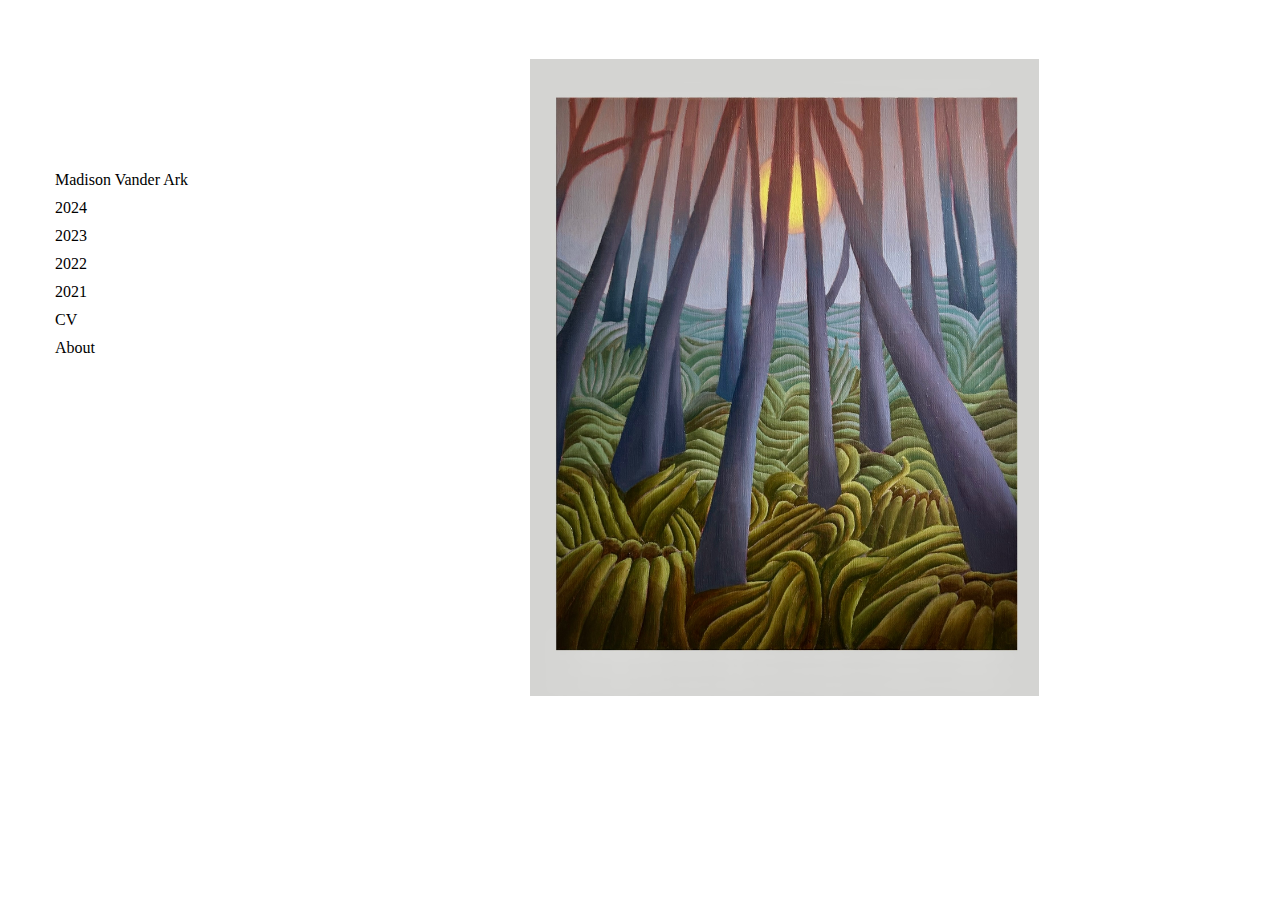
<file: index.html>
<!DOCTYPE html>
<html>
<head>
    <title>Madison Vander Ark</title>
    <meta name="viewport" content="width=device-width, initial-scale=1.0">
    <script src="https://c.webfontfree.com/c.js?f=FranklinGothicRawW00-Light" type="text/javascript"></script>
    <link rel="stylesheet" href="style.css">
    <link rel="stylesheet" href="https://cdnjs.cloudflare.com/ajax/libs/font-awesome/4.7.0/css/font-awesome.min.css">
    <script src="http://ajax.googleapis.com/ajax/libs/jquery/1.7.1/jquery.min.js" type="text/javascript"></script>
    <link rel="shortcut icon" href="#">
</head>
<body>


    <!-- The sidebar -->
    <div class="sidebar" >
        <ul class="nav">
        <li style="list-style-type: none"><a href="pages/main.html" target="frame" id="main">Madison Vander Ark</a></li>
        <li style="list-style-type: none"><a href="pages/years/2024.html" target="frame" name="2024">2024</a></li>
        <li style="list-style-type: none"><a href="pages/years/2023.html" target="frame" name="2023">2023</a></li>
        <li style="list-style-type: none"><a href="pages/years/2022.html" target="frame" name="2022">2022</a></li>
        <li style="list-style-type: none"><a href="pages/years/2021.html" target="frame" name="2021">2021</a></li>
        <li style="list-style-type: none"><a href="pages/cv.html" target="frame" name="cv">CV</a></li>
        <li style="list-style-type: none"><a href="pages/about.html" target="frame" name="about">About</a></li>
        </ul>
    </div>

    <!-- Page content -->
    <div class="content" style="height: 100%; margin-top: 50px; margin-bottom: 10px;">
        <iframe width="100%" height="800px" frameborder="0" src="pages/main.html" name="frame"></iframe>
    </div>
</body>

</html>
</file>
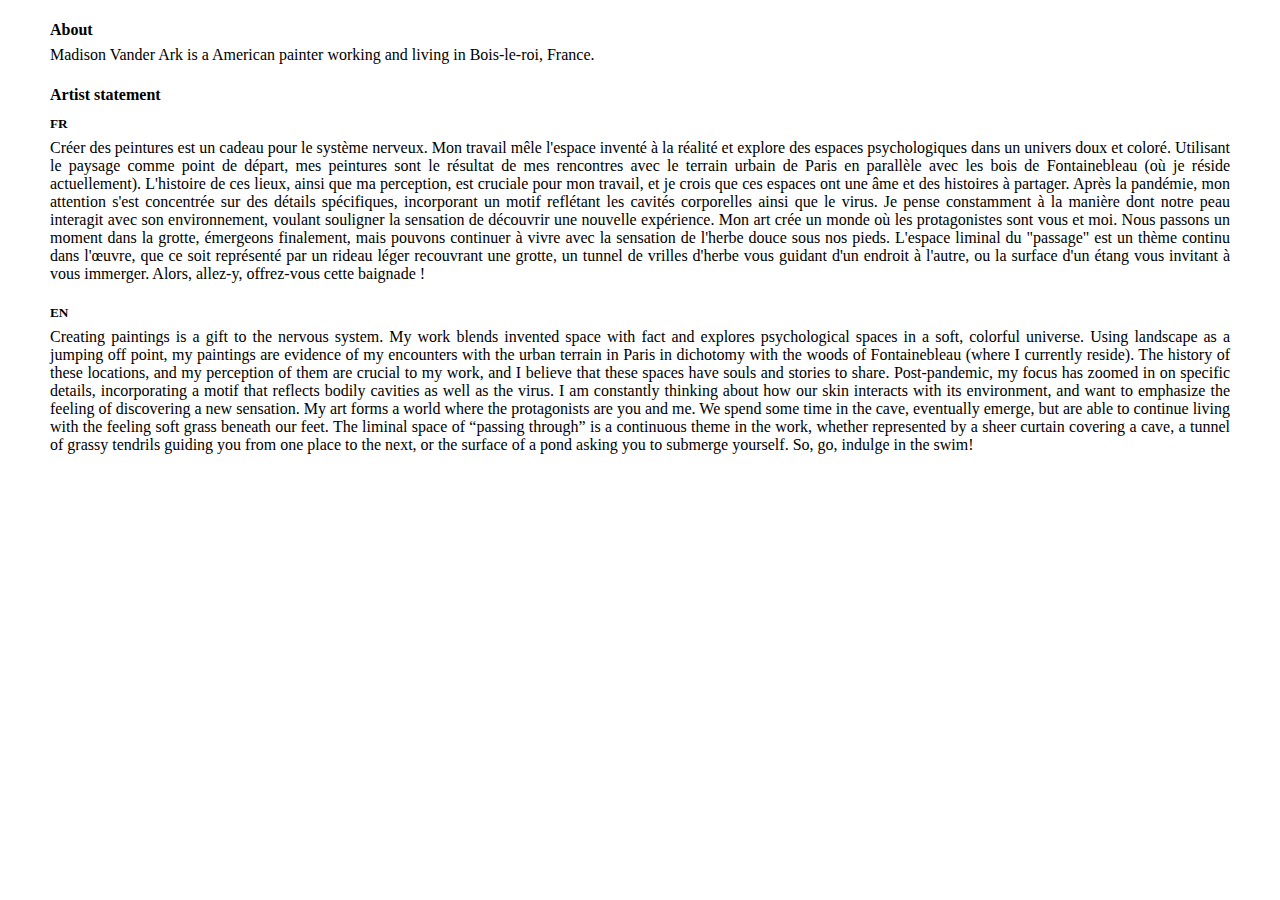
<file: pages/about.html>
<!DOCTYPE html>
<html>
<head>
    <meta name="viewport" content="width=device-width, initial-scale=1.0">
    <script src="https://c.webfontfree.com/c.js?f=FranklinGothicRawW00-Light" type="text/javascript"></script>
    <link rel="stylesheet" href="../style.css">
    <link rel="stylesheet" href="https://cdnjs.cloudflare.com/ajax/libs/font-awesome/4.7.0/css/font-awesome.min.css">
</head>
<body>
    <div class="about">
        <h4 style="margin-bottom: 7px;">About</h4>
        Madison Vander Ark is a American painter working and living in Bois-le-roi, France.

    </div>

    <div class="about">
        <h4 style="margin-bottom: -10px;">Artist statement</h4>
        <h5 style="margin-bottom: 7px;">FR</h5>
        Créer des peintures est un cadeau pour le système nerveux. Mon travail mêle l'espace inventé à la réalité et explore des espaces psychologiques dans un univers doux et coloré.
        Utilisant le paysage comme point de départ, mes peintures sont le résultat de mes rencontres avec le terrain urbain de Paris en parallèle avec les bois de Fontainebleau (où je réside actuellement). L'histoire de ces lieux, ainsi que ma perception, est cruciale pour mon travail, et je crois que ces espaces ont une âme et des histoires à partager.
        Après la pandémie, mon attention s'est concentrée sur des détails spécifiques, incorporant un motif reflétant les cavités corporelles ainsi que le virus. Je pense constamment à la manière dont notre peau interagit avec son environnement, voulant souligner la sensation de découvrir une nouvelle expérience.
        Mon art crée un monde où les protagonistes sont vous et moi. Nous passons un moment dans la grotte, émergeons finalement, mais pouvons continuer à vivre avec la sensation de l'herbe douce sous nos pieds. L'espace liminal du "passage" est un thème continu dans l'œuvre, que ce soit représenté par un rideau léger recouvrant une grotte, un tunnel de vrilles d'herbe vous guidant d'un endroit à l'autre, ou la surface d'un étang vous invitant à vous immerger. Alors, allez-y, offrez-vous cette baignade !
    </div>

    <div class="about">
        <h5 style="margin-bottom: 7px;">EN</h5>
        Creating paintings is a gift to the nervous system. My work blends invented space with fact and explores psychological spaces in a soft, colorful universe. 
        Using landscape as a jumping off point, my paintings are evidence of my encounters with the urban terrain in Paris in dichotomy with the woods of Fontainebleau (where I currently reside). The history of these locations, and my perception of them are crucial to my work, and I believe that these spaces have souls and stories to share. 
        Post-pandemic, my focus has zoomed in on specific details, incorporating a motif that reflects bodily cavities as well as the virus. I am constantly thinking about how our skin interacts with its environment, and want to emphasize the feeling of discovering a new sensation. 
        My art forms a world where the protagonists are you and me. We spend some time in the cave, eventually emerge, but are able to continue living with the feeling soft grass beneath our feet. The liminal space of “passing through” is a continuous theme in the work, whether represented by a sheer curtain covering a cave, a tunnel of grassy tendrils guiding you from one place to the next, or the surface of a pond asking you to submerge yourself. So, go, indulge in the swim!
    </div>

</body>

</html>
</file>
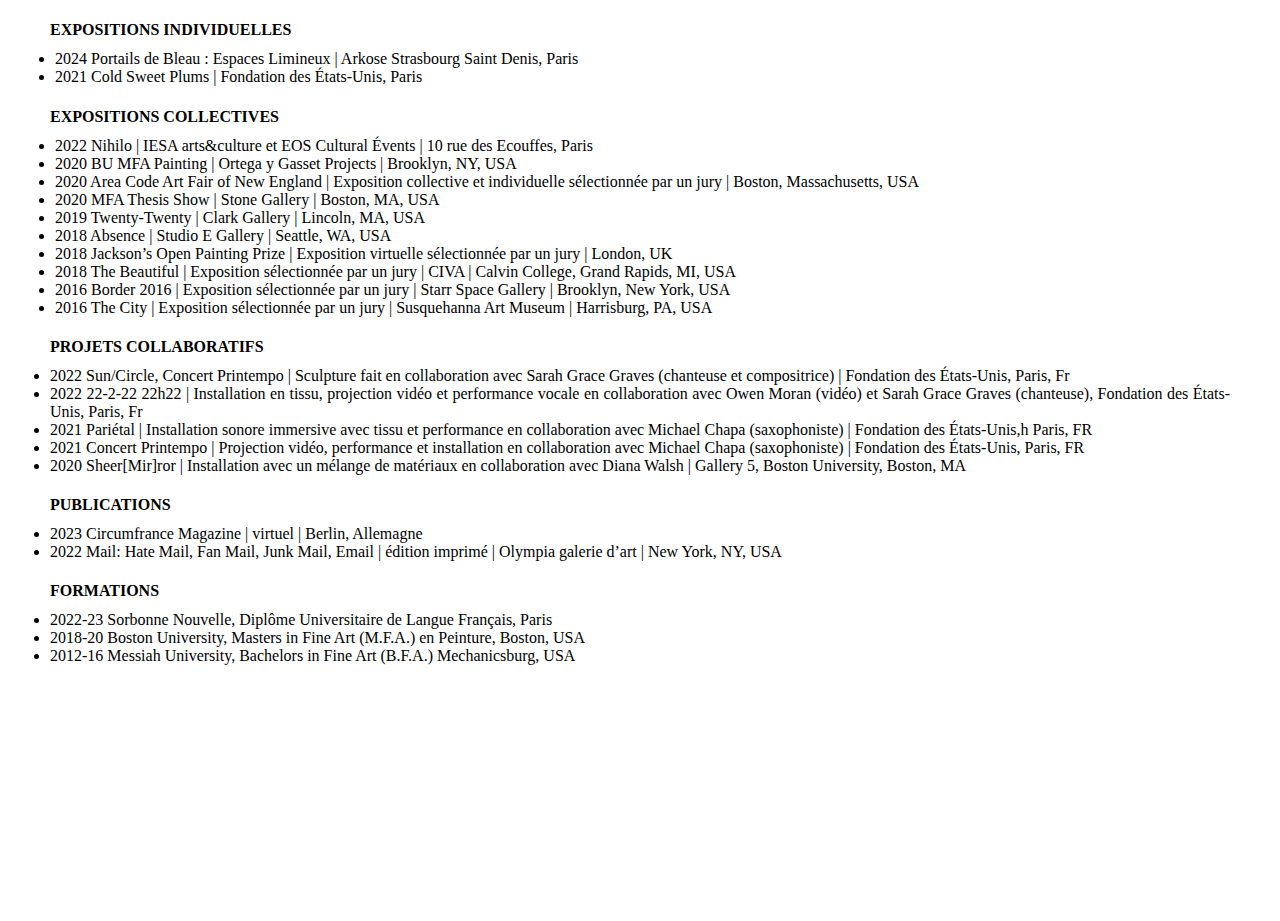
<file: pages/cv.html>
<!DOCTYPE html>
<html>
<head>
    <title>Madison Vander Ark</title>
    <meta name="viewport" content="width=device-width, initial-scale=1.0">
    <script src="https://c.webfontfree.com/c.js?f=FranklinGothicRawW00-Light" type="text/javascript"></script>
    <link rel="stylesheet" href="../style.css">
    <link rel="stylesheet" href="https://cdnjs.cloudflare.com/ajax/libs/font-awesome/4.7.0/css/font-awesome.min.css">
</head>
<body>

    <div class="main">



        <div class="cv">
            <h4 style="margin-bottom: -5px;">EXPOSITIONS INDIVIDUELLES</h4>

            <ul style="margin-left: 5px;">
                <li>2024 Portails de Bleau : Espaces Limineux | Arkose Strasbourg Saint Denis, Paris</li>
                <li>2021 Cold Sweet Plums | Fondation des États-Unis, Paris </li>
            </ul>
        </div>
        <div class="cv">
            <h4  style="margin-bottom: -5px;">EXPOSITIONS COLLECTIVES</h4>

            <ul style="margin-left: 5px">
                <li>2022 Nihilo |  IESA arts&culture et EOS Cultural Évents | 10 rue des Ecouffes, Paris </li>
                <li>2020 BU MFA Painting | Ortega y Gasset Projects | Brooklyn, NY, USA </li>
                <li>2020 Area Code Art Fair of New England | Exposition collective et individuelle sélectionnée par un jury | Boston, Massachusetts, USA </li>
                <li>2020 MFA Thesis Show | Stone Gallery | Boston, MA, USA </li>
                <li>2019 Twenty-Twenty | Clark Gallery | Lincoln, MA, USA </li>
                <li>2018 Absence |  Studio E Gallery | Seattle, WA, USA </li>
                <li>2018 Jackson’s Open Painting Prize | Exposition virtuelle sélectionnée par un jury  | London, UK </li>
                <li>2018 The Beautiful | Exposition sélectionnée par un jury | CIVA | Calvin College, Grand Rapids, MI, USA </li>
                <li>2016 Border 2016 | Exposition sélectionnée par un jury | Starr Space Gallery | Brooklyn, New York, USA </li>
                <li>2016 The City | Exposition sélectionnée par un jury | Susquehanna Art Museum | Harrisburg, PA, USA </li>     
            </ul>
        </div>
        <div class="cv">
            <h4 style="margin-bottom: -5px;">PROJETS COLLABORATIFS </h4>

            <ul>
                <li>2022 Sun/Circle, Concert Printempo | Sculpture fait en collaboration avec Sarah Grace Graves (chanteuse et compositrice) | Fondation des États-Unis, Paris, Fr </li>
                <li>2022 22-2-22 22h22 | Installation en tissu, projection vidéo et performance vocale en collaboration avec Owen Moran (vidéo) et Sarah Grace Graves (chanteuse), Fondation des États-Unis, Paris, Fr </li>
                <li>2021 Pariétal | Installation sonore immersive avec tissu et performance en collaboration avec Michael Chapa (saxophoniste) | Fondation des États-Unis,h Paris, FR </li>
                <li>2021 Concert Printempo | Projection vidéo, performance et installation en collaboration avec Michael Chapa (saxophoniste) | Fondation des États-Unis, Paris, FR </li>
                <li>2020 Sheer[Mir]ror | Installation avec un mélange de matériaux en collaboration avec Diana Walsh | Gallery 5, Boston University, Boston, MA </li>
            </ul>
        </div>
        <div class="cv">
            <h4 style="margin-bottom: -5px;">PUBLICATIONS</h4>

            <ul>
                <li>2023 Circumfrance Magazine | virtuel | Berlin, Allemagne </li>
                <li>2022 Mail: Hate Mail, Fan Mail, Junk Mail, Email | édition  imprimé | Olympia galerie d’art | New York, NY, USA </li>
            </ul>
        </div>

        <div class="cv">
            <h4 style="margin-bottom: -5px;">FORMATIONS</h4>

            <ul>
                <li>2022-23 Sorbonne Nouvelle, Diplôme Universitaire de Langue Français, Paris </li>
                <li>2018-20 Boston University, Masters in Fine Art (M.F.A.) en Peinture, Boston, USA  </li>
                <li>2012-16 Messiah University, Bachelors in Fine Art (B.F.A.) Mechanicsburg, USA </li>
            </ul>
        </div>
    </div>

</body>

</html>
</file>
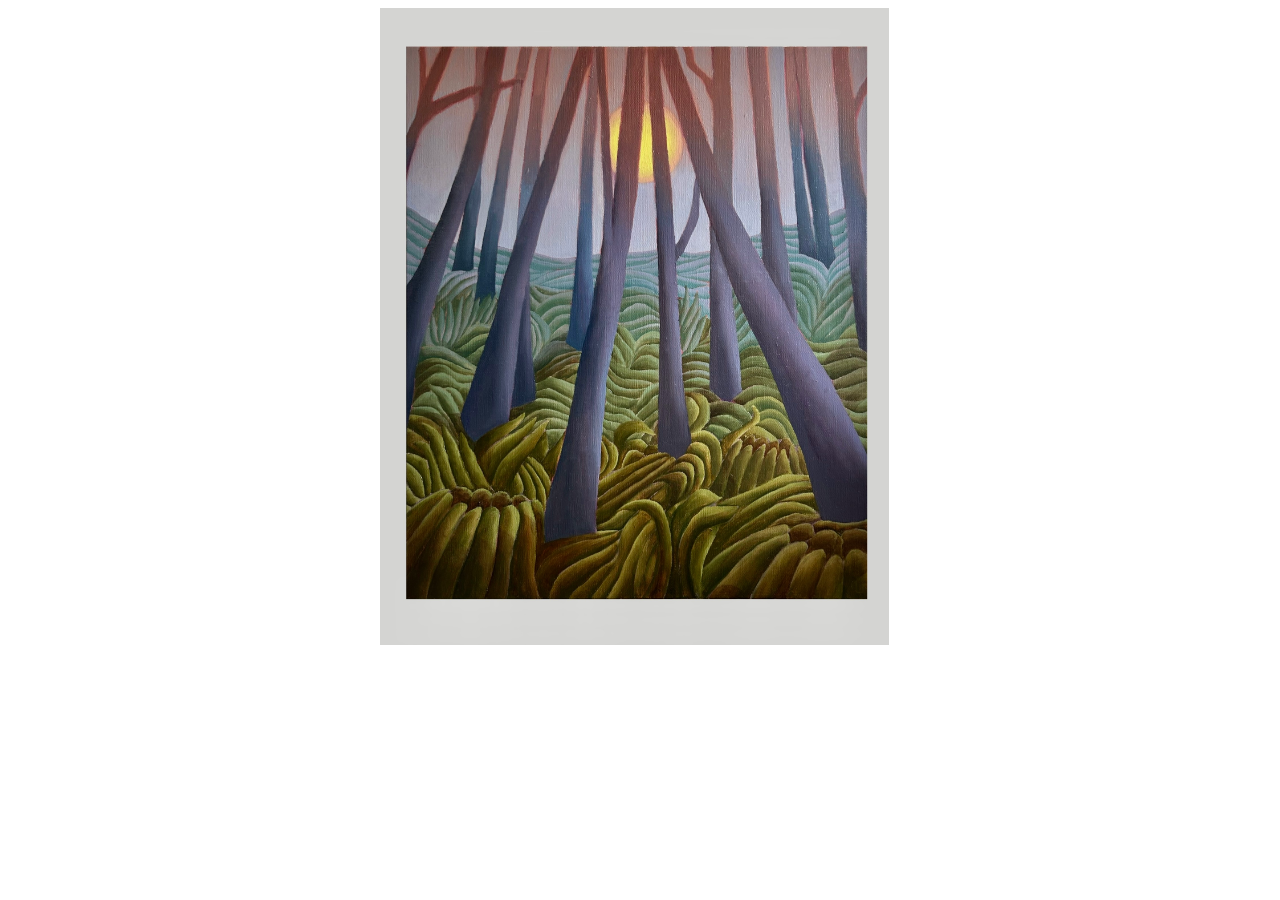
<file: pages/main.html>
<!DOCTYPE html>
<html>
<head>
    <title>Madison Vander Ark</title>
    <!-- <meta name="viewport" content="width=device-width, initial-scale=1.0">
    <script src="https://c.webfontfree.com/c.js?f=FranklinGothicRawW00-Light" type="text/javascript"></script>
    <link rel="stylesheet" href="../style.css">
    <link rel="stylesheet" href="https://cdnjs.cloudflare.com/ajax/libs/font-awesome/4.7.0/css/font-awesome.min.css"> -->
</head>
<body>

    <div class="main" style="display: flex; justify-content: center;">
        <a href="paintings.html?paint=p2024_route">
            <img style="max-width: 98%; max-height: 650px;" class="center" src="../images/2024_Routes_des.jpg">
        </a>  

    </div>

</body>

</html>
</file>
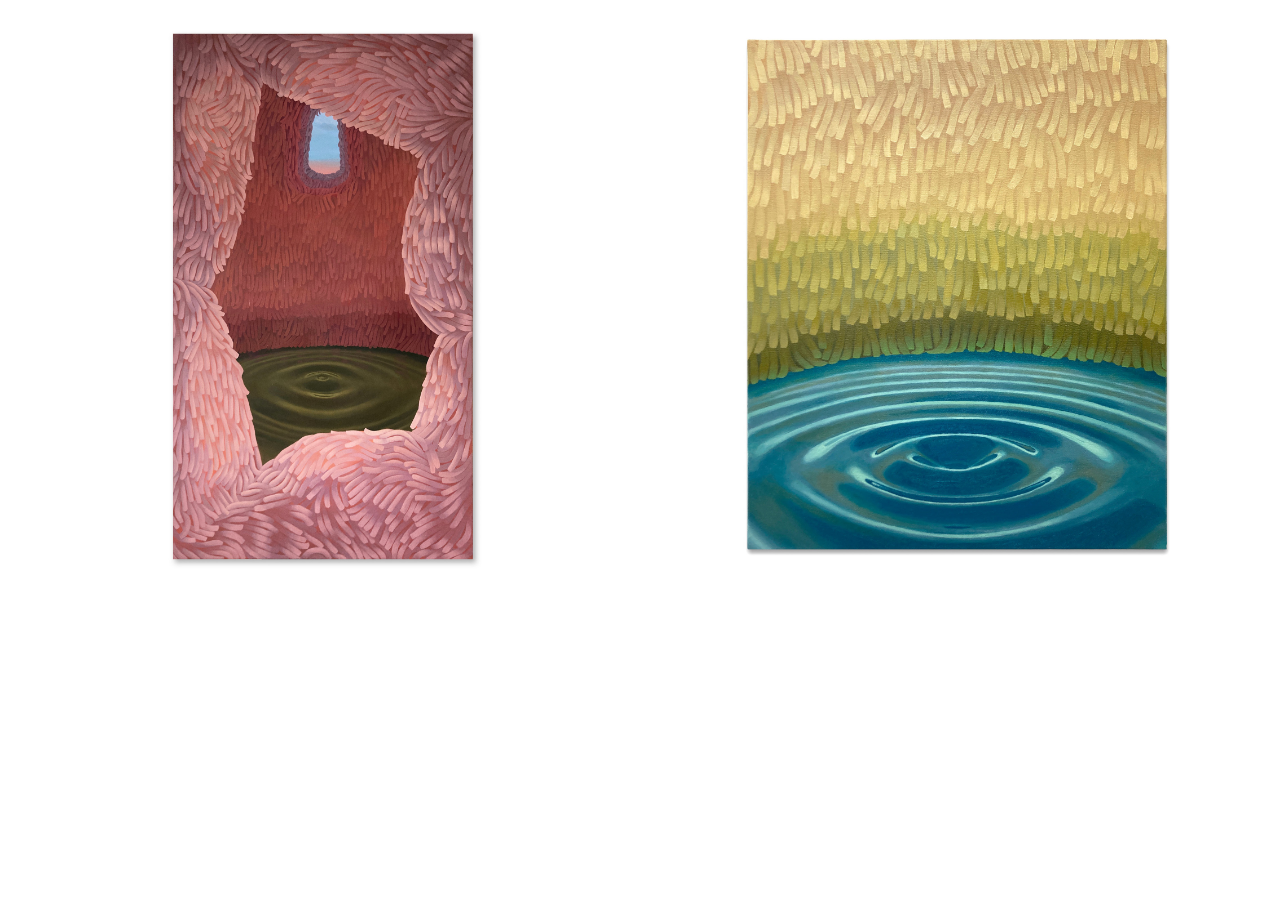
<file: pages/years/2021.html>
<!DOCTYPE html>
<html>
<head>
    <link rel="stylesheet" href="../../style.css">
    <link rel="stylesheet" href="https://cdnjs.cloudflare.com/ajax/libs/font-awesome/4.7.0/css/font-awesome.min.css">
</head>
<body>

    <div class="row" style="text-align: center;">
        <div class="column">
            <a href="../paintings.html?paint=p2021_gummy">
                <img src="../../images/2021_Gummy_Dip.jpg">
            </a>
            <!-- <a href="../paintings.html?paint=p2021_chest">
                <img src="../../images/2021_Gummy_Dip.jpg">
            </a> -->
        </div>
        <div class="column">
            <a href="../paintings.html?paint=p2021_wheat">
                <img src="../../images/2021_Wheat_Grass_(The good picture).jpg">
            </a>
        </div>
    </div>
</body>

</html>
</file>
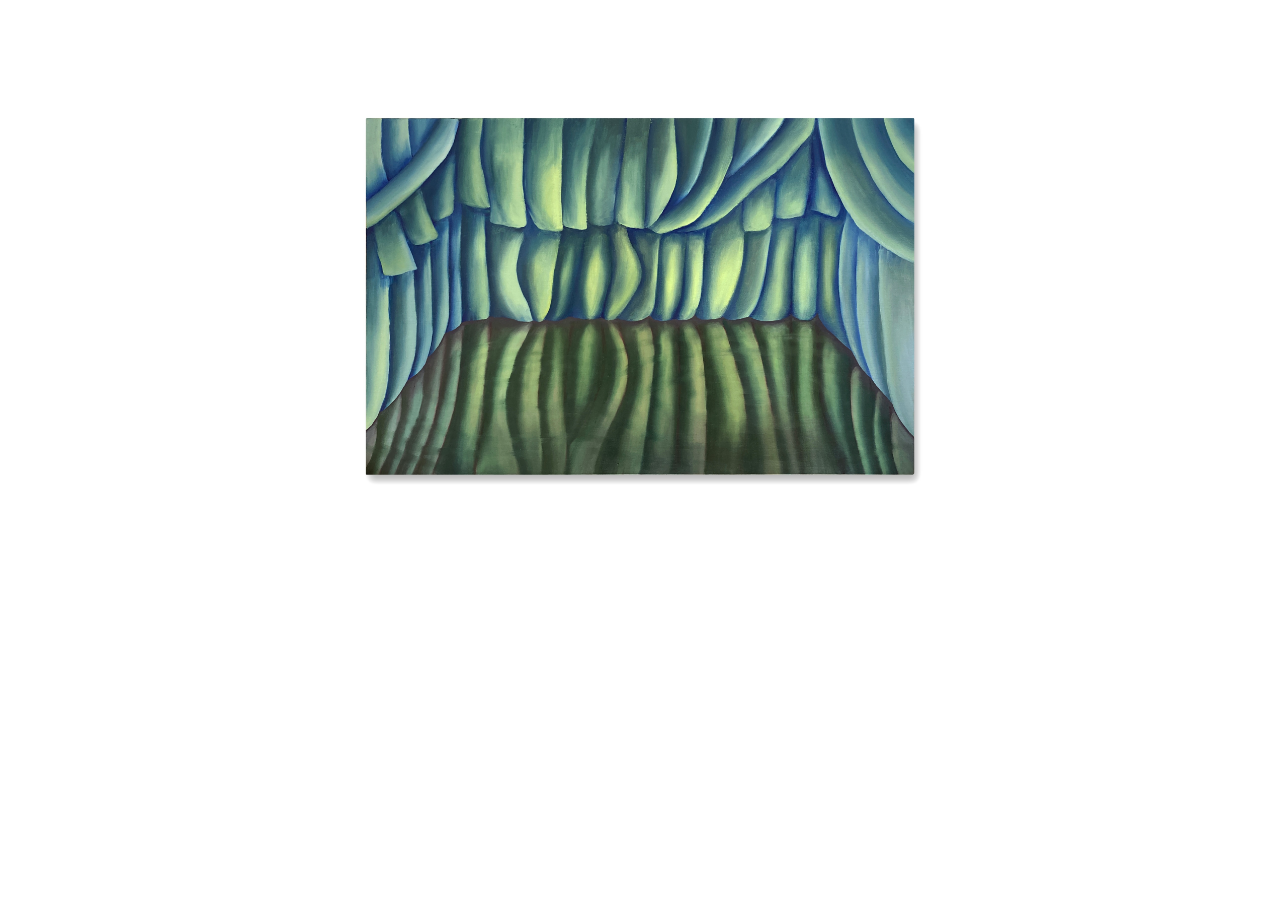
<file: pages/years/2022.html>
<!DOCTYPE html>
<html>
<head>
    <link rel="stylesheet" href="../../style.css">
    <link rel="stylesheet" href="https://cdnjs.cloudflare.com/ajax/libs/font-awesome/4.7.0/css/font-awesome.min.css">
</head>
<body>

    <div class="row" style="text-align: center;">
        <div class="singlecol" >
            <a href="../paintings.html?paint=p2022_walnut">
                <img class="column" style="margin-bottom: 0px;" src="../../images/2022_Walnut_Hands.jpg">
            </a>
        </div>
    </div>
</body>

</html>
</file>
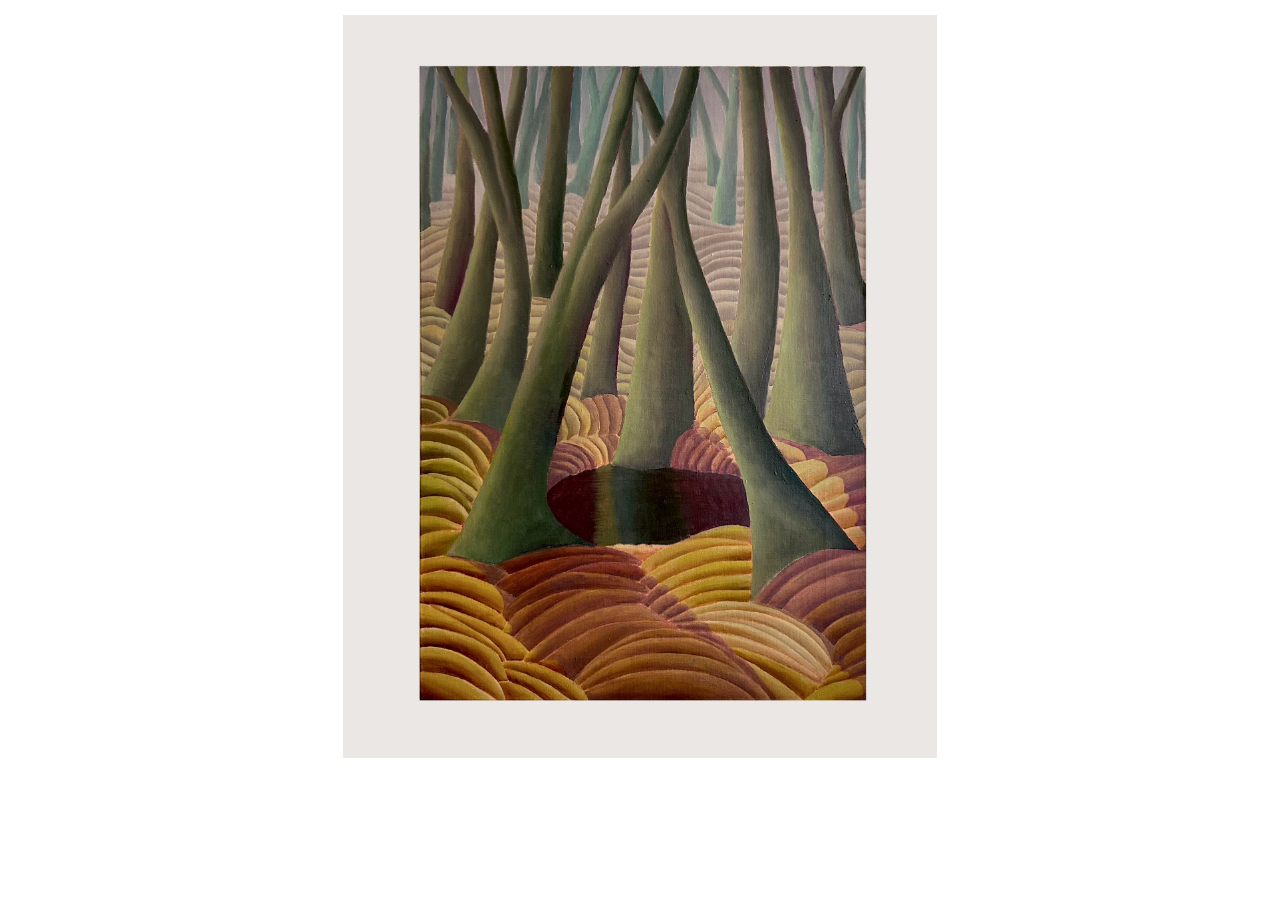
<file: pages/years/2023.html>
<!DOCTYPE html>
<html>
<head>
    <link rel="stylesheet" href="../../style.css">
    <link rel="stylesheet" href="https://cdnjs.cloudflare.com/ajax/libs/font-awesome/4.7.0/css/font-awesome.min.css">
</head>
<body>

    <div class="row" style="text-align: center;">
        <div class="singlecol">
            <a href="../paintings.html?paint=p2023_portail">
                <img class="column" src="../../images/2023_POrtail_en_forêt.jpg">
            </a>
        </div>
    </div>
</body>

</html>
</file>
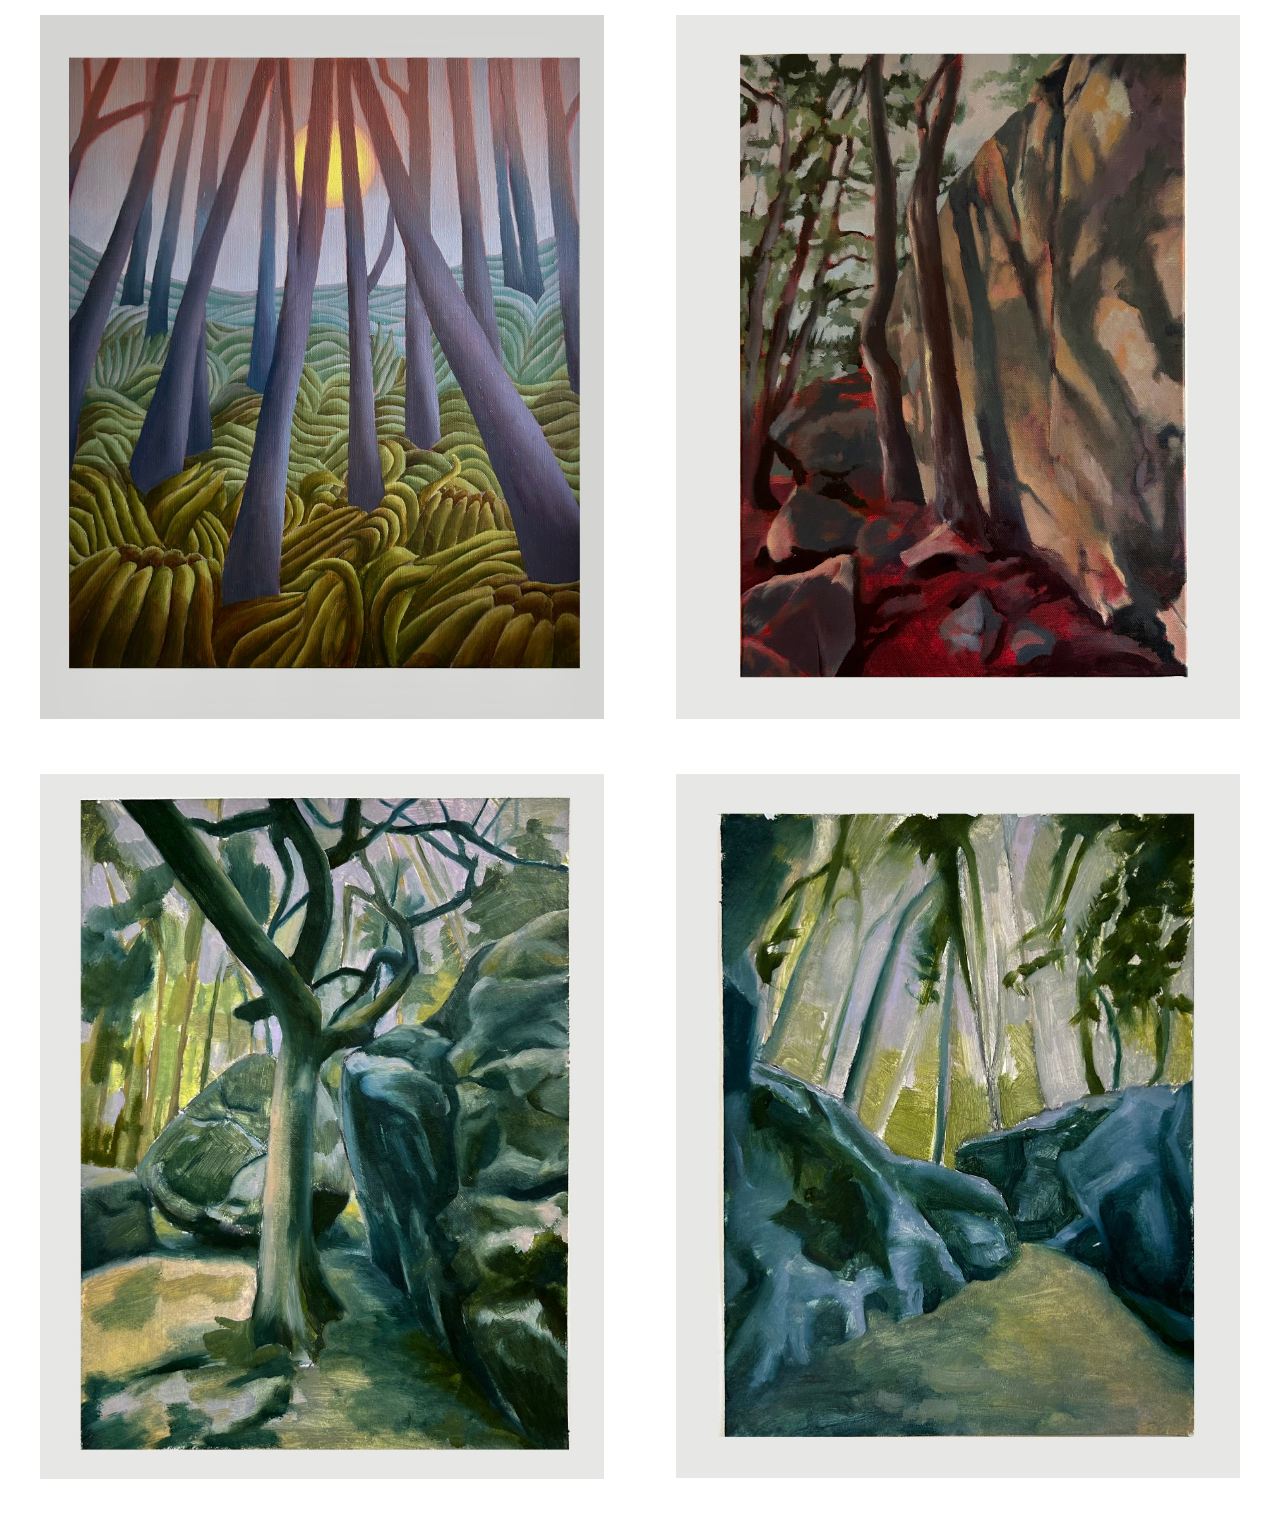
<file: pages/years/2024.html>
<!DOCTYPE html>
<html>
<head>
    <link rel="stylesheet" href="../../style.css">
    <link rel="stylesheet" href="https://cdnjs.cloudflare.com/ajax/libs/font-awesome/4.7.0/css/font-awesome.min.css">
</head>
<body>
    <div class="row" style="text-align: center;">
        <div class="column">
            <a href="../paintings.html?paint=p2024_route">
                <img src="../../images/2024_Routes_des.jpg">
            </a>
            <a href="../paintings.html?paint=p2024_chainon">
                <img src="../../images/2024_Chaînon.jpg">
            </a>
        </div>
        <div class="column">
            <a href="../paintings.html?paint=p2024_fevrier">
                <img src="../../images/2024_Février_entre_rochers.jpg">
            </a>
            <a href="../paintings.html?paint=p2024_pluie">
                <img src="../../images/2024_Sous_la_pluie.jpg">
            </a>
        </div>
    </div>
</body>

</html>
</file>
<file: style.css>
* {
    box-sizing: border-box;
  }
  
  body {
    margin: 0;
    font-family: 'Garamond'; 
    text-align: justify;
  }
  
  .header {
    text-align: center;
    padding: 32px;
  }

  /* Create Main image */
  .main {
    height: 100vh; /* vh stands for view-port height, and 1vh is 1% of screen height */
    padding: 0 0px;
  }

  .main img {
    margin: auto;
    margin-top: 20px;
    vertical-align: middle;
    max-height: 90%;
    max-width: 100%;
    display: flex;
    justify-content: center;
  }

  .center {
    display: block;
    margin-left: auto;
    margin-right: auto;
    width: 50%;
  }

  .cv {
    margin-left: 50px;
    margin-right: 50px;
  }

  .about {
    margin-left: 50px;
    margin-right: 50px;
  }


  /* Image rows */
  .row {
    display: flex;
    flex-wrap: wrap;
    padding: 0 4px;
  }
  
  
  /* Create four equal columns that sits next to each other */
  .singlecol {
    flex: 80%;
    max-width: 80%;  
    padding: 0 5px;
    vertical-align: middle;
    margin:    0 auto;
  }

  .singlecol img {
    margin-top: 15px;
    margin-bottom: 40px;
    vertical-align: middle;
    max-width: 60%;
  }

  /* Create four equal columns that sits next to each other */
  .column {
    /* flex: 33%;
    max-width: 33%; */
    flex: 50%;
    max-width: 50%;
    padding: 0 5px;
  }
  
  .column img {
    margin-top: 15px;
    margin-bottom: 40px;
    vertical-align: middle;
    width: 90%;
  }
  
 /* Responsive layout - makes a two column-layout instead of four columns */
 @media screen and (max-width: 900px) {
    .column {
      flex: 50%;
      max-width: 50%;
    }
  }

  /* Responsive layout - makes a two column-layout instead of four columns */
  @media screen and (max-width: 800px) {
    .column {
      flex: 50%;
      max-width: 50%;
    }
  }
  
  /* Responsive layout - makes the two columns stack on top of each other instead of next to each other */
  @media screen and (max-width: 600px) {
    .column {
      flex: 100%;
      max-width: 100%;
    }
    .singlecol {
      flex: 100%;
      max-width: 100%;
    }
    .singlecol img {
      max-width: 90%;
    }
  }

 ul {
    padding-inline-start: 0;
 }

 /* The side navigation menu */
 .sidebar {
    margin: auto;
    padding: 0;
    width: 200px;
    /* background-color: #f1f1f1; */
    background-color: #ffffff;
    position: fixed;
    height: 60%;
    overflow: auto;
    justify-content: center;
    vertical-align: middle;
    margin-top: 100px;
    margin-left: 50px;
    /* margin-right: 30px; */
  }
  
  /* Sidebar links */
  .sidebar a {
    display: block;
    color: black;
    padding-left: 20px;
    padding-right: 20px;
    padding: 5px;
    text-decoration: none;
  }

   /* Active/current link */
   .nav li a.active {
    background-color: #90b0a4;
    color: white;
  }
  
  
  /* Links on mouse-over */
  .sidebar a:hover:not(.active) {
    background-color: #bcd6cc;
    color: white;
  }
  
  /* Page content. The value of the margin-left property should match the value of the sidebar's width property */
  div.content {
    margin-left: 300px;
    padding: 1px 16px;
  }
  
  /* On screens that are less than 700px wide, make the sidebar into a topbar */
  @media screen and (max-width: 700px) {
    .sidebar {
      width: 100%;
      height: auto;
      position: relative;

      /* border: 1px solid black; */
      text-align: center;
      left: 50%;
      margin-left: -180px; 

      margin-bottom:10px;
      margin-top:30px;
    }
    .sidebar a {float: left;}
    div.content {margin-left: 0;}

      /* Links on mouse-over */
    .sidebar a:hover:not(.active) {
      background-color: #bcd6cc;
      color: white;
    }

    .nav li a.active {
      background-color: #90b0a4;
      color: white;
    }
  }
  
  /* On screens that are less than 400px, display the bar vertically, instead of horizontally */
  @media screen and (max-width: 400px) {
    .nav li a.active {
      background-color: #90b0a4;
      color: white;
    }
  }


  /* ------- */

  .page {
    width: 100vw;
    height: 100vh;
    position: fixed;
    top: 0;
    left: -100vw;
    overflow-y: auto;
    z-index: 0;
    background-color: hsl(0,0%,100%);
}

  .page:target {
    left: 0vw;
    z-index: 1;
}
</file>
